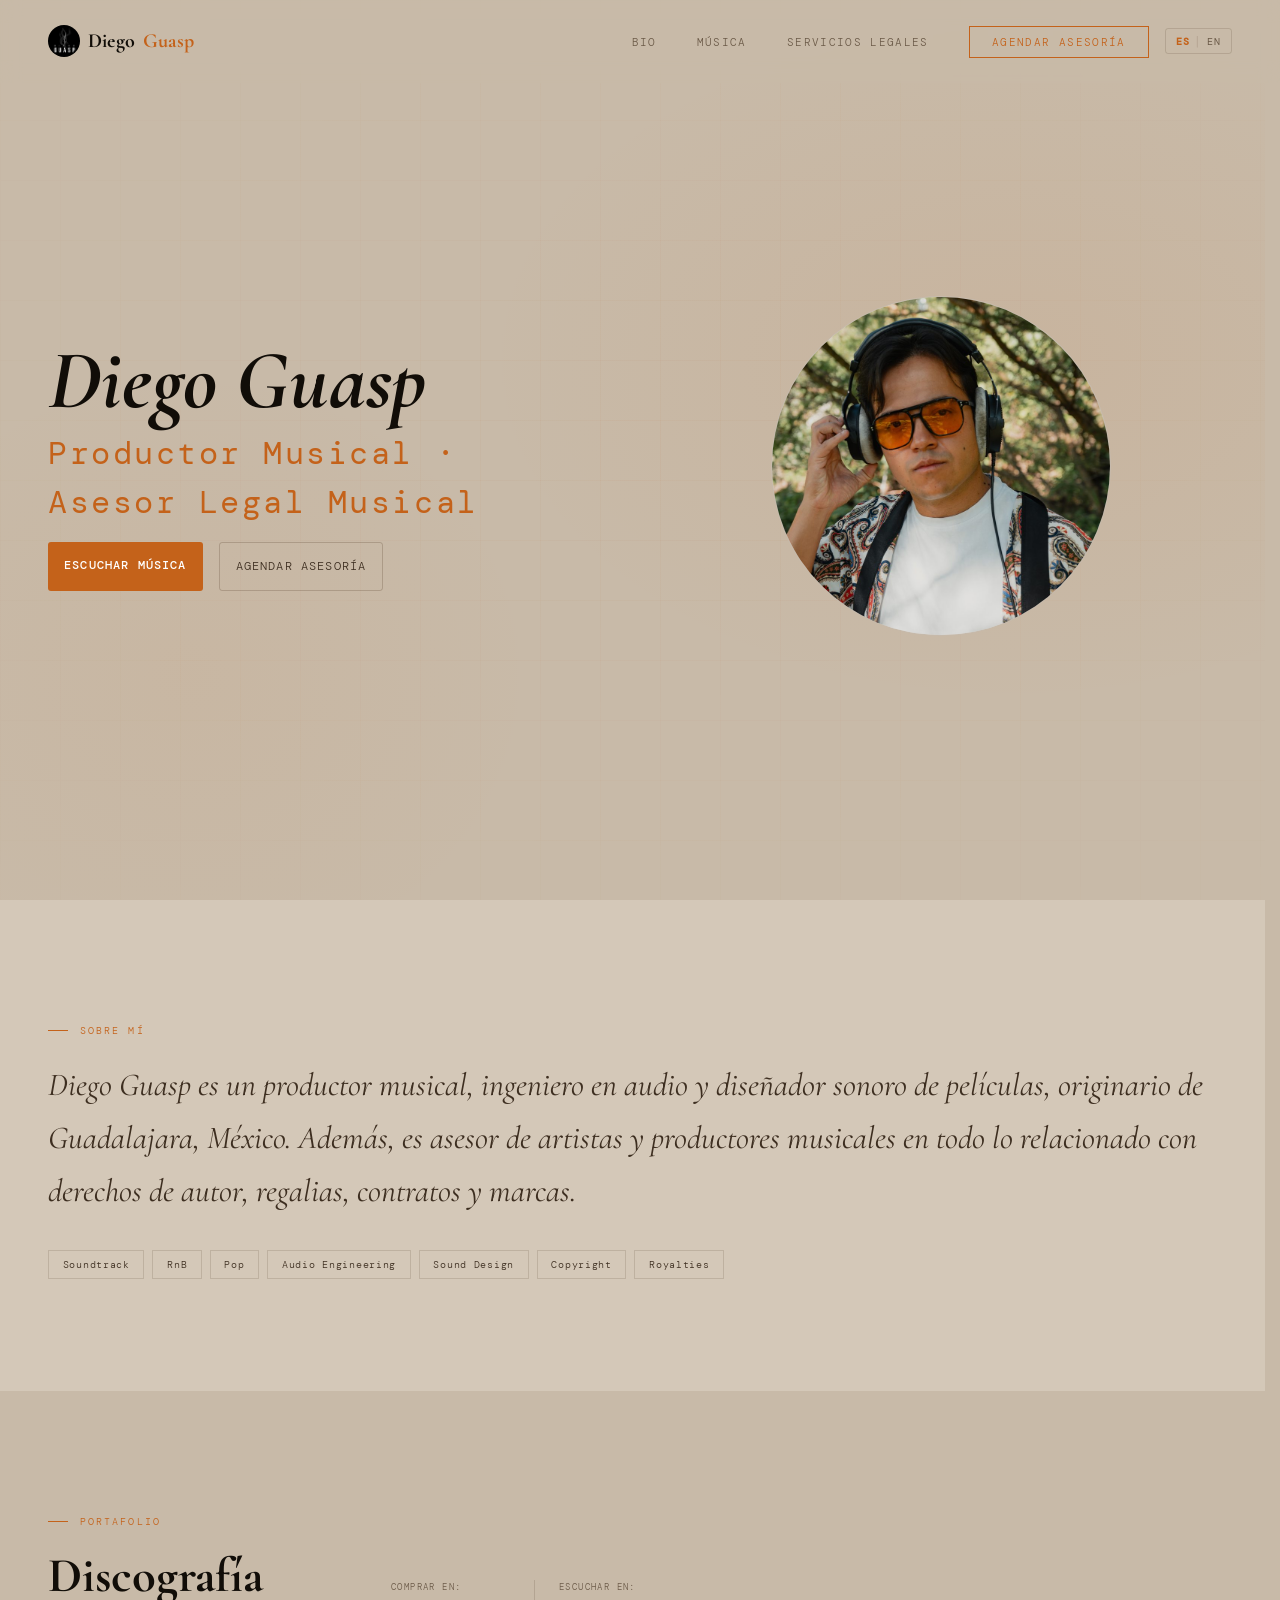
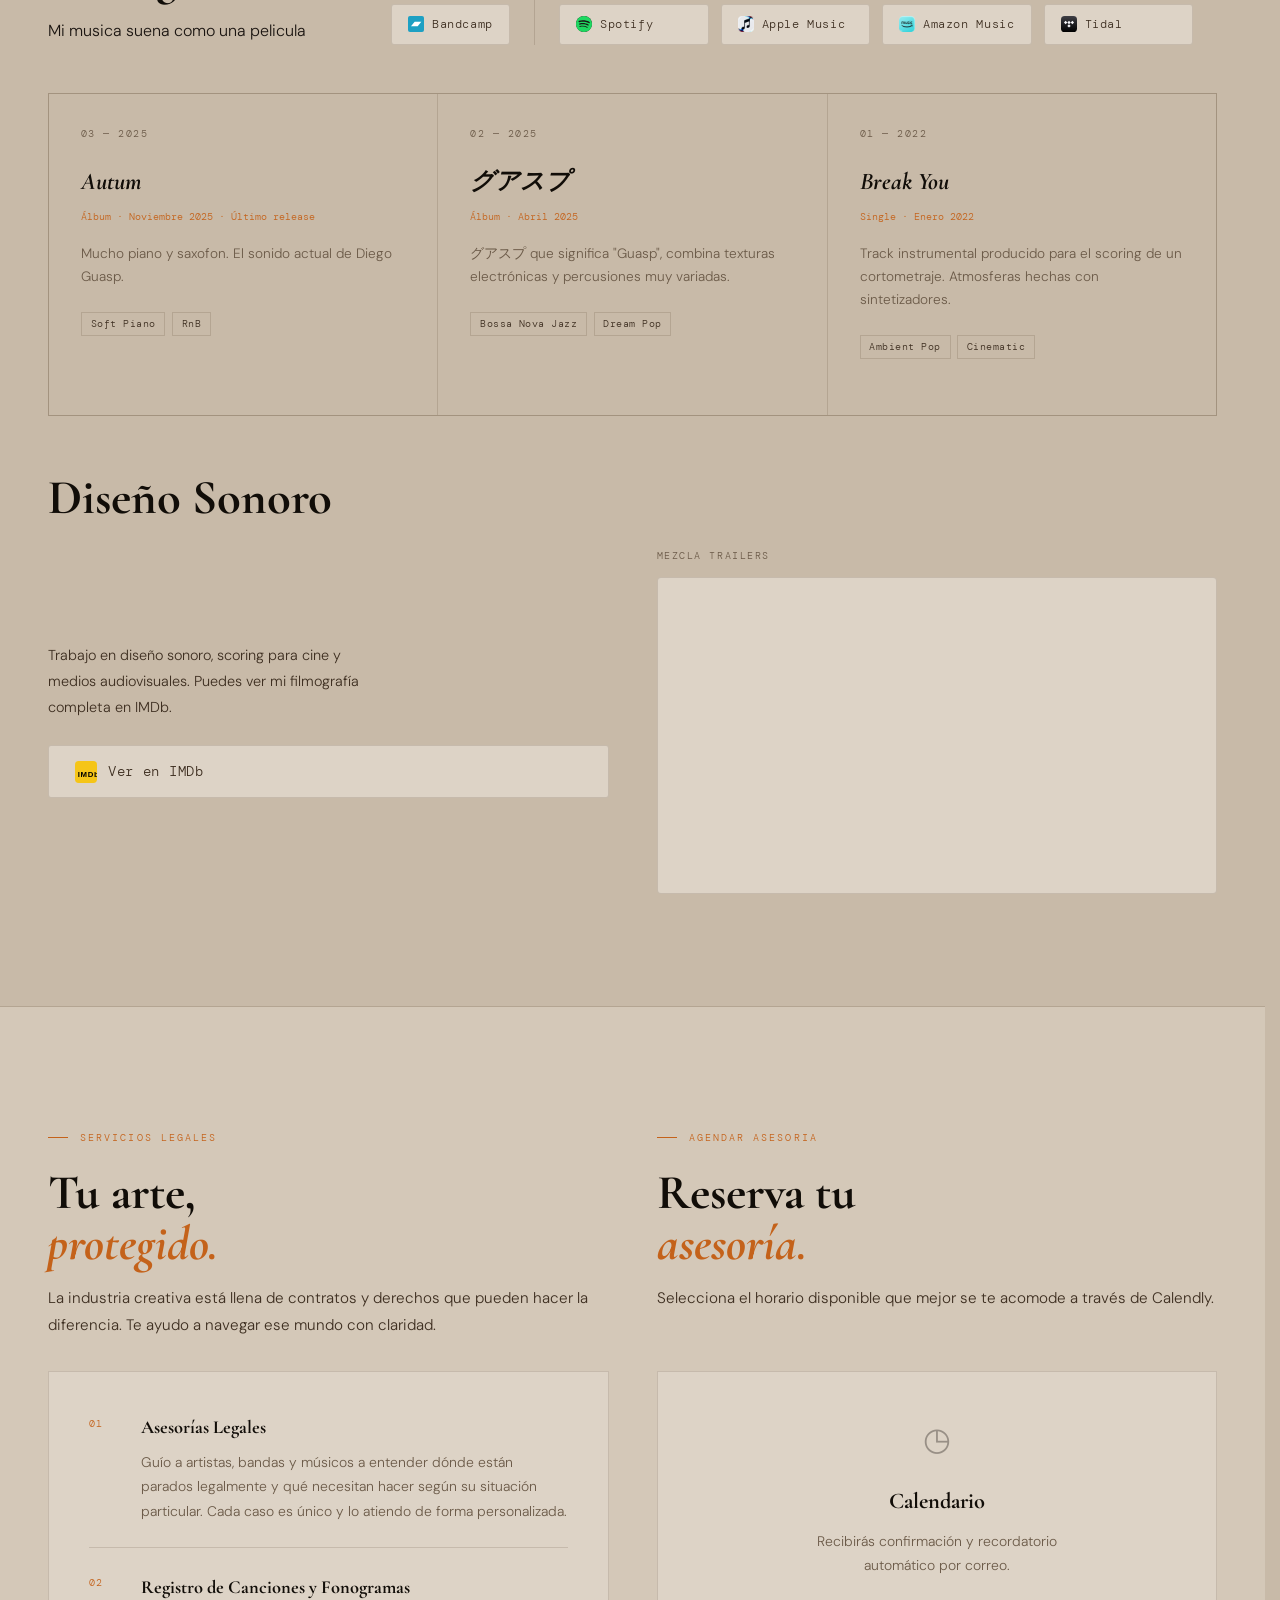
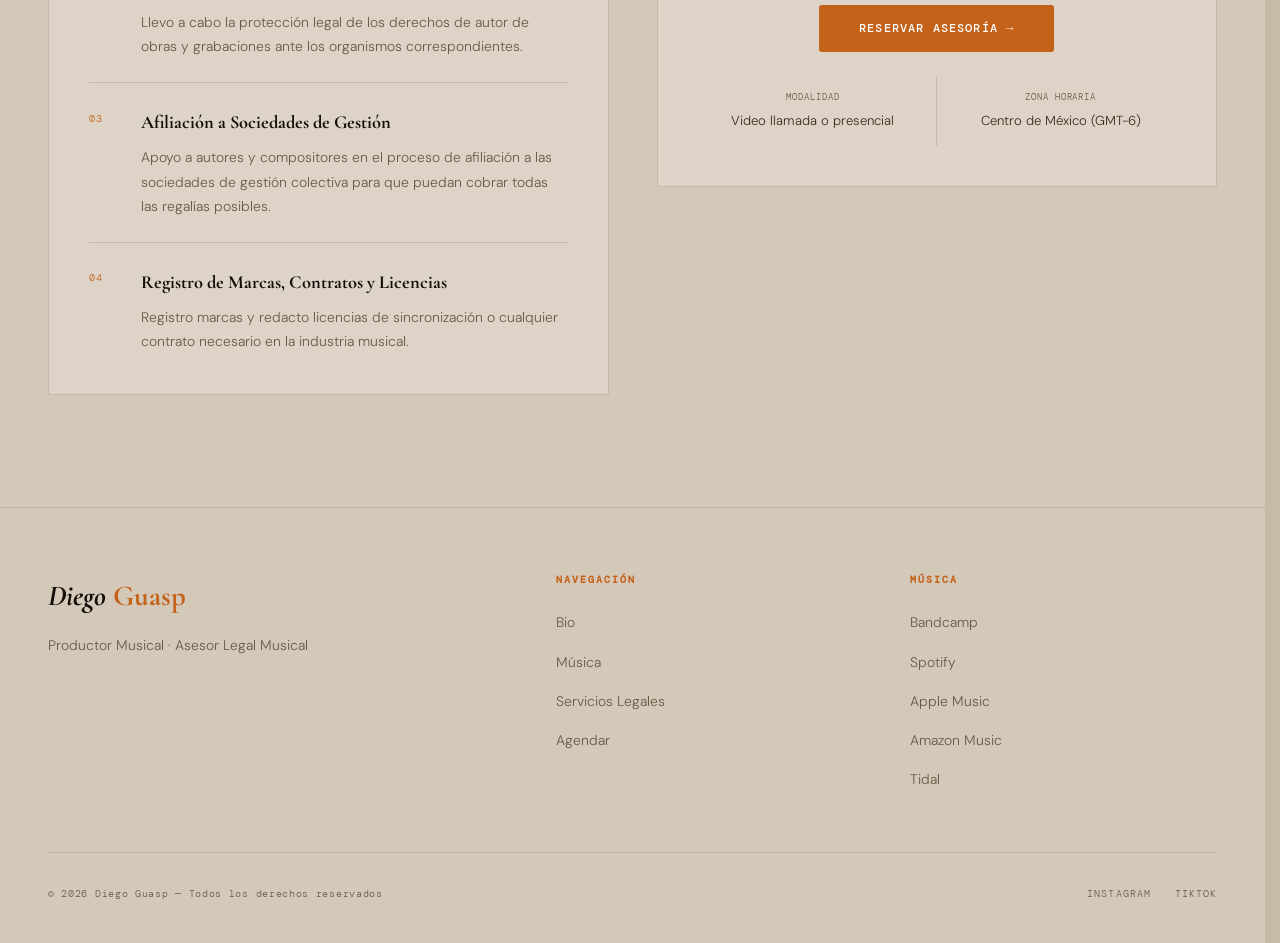
<file: index.html>
<!DOCTYPE html>
<html lang="es">
<head>
<meta charset="UTF-8">
<meta name="viewport" content="width=device-width, initial-scale=1.0">
<title>Diego Guasp — Productor Musical & Asesor Legal Musical</title>
<meta name="description" content="Diego Guasp — Productor musical, ingeniero y asesor legal musical. Guadalajara, México.">

<!-- Open Graph -->
<meta property="og:type" content="website">
<meta property="og:url" content="https://diegoguasp.com">
<meta property="og:title" content="Diego Guasp — Productor Musical & Asesor Legal Musical">
<meta property="og:description" content="Mi música suena como una película. Producción musical y asesoría legal artística desde Guadalajara, México.">
<meta property="og:image" content="https://diegoguasp.com/Imagenes/Foto.JPG">
<meta property="og:image:width" content="1200">
<meta property="og:image:height" content="630">
<meta property="og:locale" content="es_MX">

<!-- Twitter/X Card -->
<meta name="twitter:card" content="summary_large_image">
<meta name="twitter:title" content="Diego Guasp — Productor Musical & Asesor Legal Musical">
<meta name="twitter:description" content="Mi música suena como una película.">
<meta name="twitter:image" content="https://diegoguasp.com/Imagenes/Foto.JPG">

<!-- Google Analytics 4 -->
<script async src="https://www.googletagmanager.com/gtag/js?id=G-9KR2VS8VET"></script>
<script>
  window.dataLayer = window.dataLayer || [];
  function gtag(){dataLayer.push(arguments);}
  gtag('js', new Date());
  gtag('config', 'G-9KR2VS8VET');
</script>

<link rel="preconnect" href="https://fonts.googleapis.com">
<link rel="preconnect" href="https://fonts.gstatic.com" crossorigin>
<link href="https://fonts.googleapis.com/css2?family=Cormorant+Garamond:ital,wght@0,400;0,600;0,700;1,400;1,600;1,700&family=DM+Sans:wght@300;400;500&family=DM+Mono:wght@400;500&display=swap" rel="stylesheet">
<link rel="preload" as="image" href="Imagenes/Foto.JPG">
<link rel="stylesheet" href="styles.css">
</head>
<body>

<!-- NAV -->
<div class="nav-overlay" id="navOverlay"></div>
<nav id="navbar">
  <a href="#" class="nav-logo">
    <img src="Imagenes/Logo.JPG" alt="Diego Guasp Logo">
    Diego<span> Guasp</span>
  </a>
  <button class="nav-hamburger" id="navHamburger" aria-label="Menú">
    <span></span><span></span><span></span>
  </button>
  <div class="nav-right">
    <ul class="nav-links" id="main-navigation">
      <li><a href="#sobre-mi" data-es="Bio" data-en="Bio">Bio</a></li>
      <li><a href="#musica" data-es="Música" data-en="Music">Música</a></li>
      <li><a href="#servicios-legales" data-es="Servicios Legales" data-en="Legal Services">Servicios Legales</a></li>
      <li><a href="#agenda-col" class="nav-cta" data-es="Agendar Asesoría" data-en="Book a Session">Agendar Asesoría</a></li>
      <li class="lang-toggle-mobile-li">
        <button class="lang-toggle" id="langToggleMobile" aria-label="Cambiar idioma">
          <span class="lang-opt" data-lang="es">ES</span>
          <span class="lang-sep">|</span>
          <span class="lang-opt" data-lang="en">EN</span>
        </button>
      </li>
    </ul>
    <button class="lang-toggle lang-toggle-desktop" id="langToggleDesktop" aria-label="Cambiar idioma">
      <span class="lang-opt" data-lang="es">ES</span>
      <span class="lang-sep">|</span>
      <span class="lang-opt" data-lang="en">EN</span>
    </button>
  </div>
</nav>

<!-- HERO -->
<section class="hero" id="inicio">
  <div class="hero-bg"></div>
  <div class="hero-grid-lines"></div>
  <div class="hero-content">
    <h1 class="hero-title">
      <span class="name">Diego Guasp</span>
      <span class="role" data-es="Productor Musical ·" data-en="Music Producer ·">Productor Musical ·</span>
      <span class="role" data-es="Asesor Legal Musical" data-en="Music Legal Advisor">Asesor Legal Musical</span>
    </h1>
    <div class="hero-btns">
      <a href="#musica" class="btn-blue" data-es="Escuchar música" data-en="Listen to music">Escuchar música</a>
      <a href="#agenda-col" class="btn-ghost" data-es="Agendar asesoría" data-en="Book a session">Agendar asesoría</a>
    </div>
  </div>
  <div class="hero-visual">
    <div class="hero-frame">
      <div class="hero-photo-placeholder">
        <img src="Imagenes/Foto.JPG" alt="Diego Guasp Foto">
      </div>
    </div>
  </div>
</section>

<!-- ABOUT -->
<section class="about" id="sobre-mi">
  <div class="about-inner">
    <div>
      <div class="section-eyebrow reveal" data-es="Sobre mí" data-en="About me">Sobre mí</div>
      <p class="section-title reveal" data-es="Diego Guasp es un productor musical, ingeniero en audio y diseñador sonoro de películas, originario de Guadalajara, México. Además, es asesor de artistas y productores musicales en todo lo relacionado con derechos de autor, regalias, contratos y marcas." data-en="Diego Guasp is a music producer, audio engineer, and film sound designer from Guadalajara, Mexico. He also advises artists and music producers on all matters related to copyright, royalties, contracts, and trademarks.">
        Diego Guasp es un productor musical, ingeniero en audio y diseñador sonoro de películas, originario de Guadalajara, México.
        Además, es asesor de artistas y productores musicales en todo lo relacionado con derechos de autor, regalias, contratos y marcas.
      </p>
      <div class="about-tags reveal">
        <span class="tag">Soundtrack</span>
        <span class="tag">RnB</span>
        <span class="tag">Pop</span>
        <span class="tag">Audio Engineering</span>
        <span class="tag">Sound Design</span>
        <span class="tag">Copyright</span>
        <span class="tag">Royalties</span>
      </div>
    </div>
  </div>
</section>

<!-- DIÁLOGO DE PRÓXIMO LANZAMIENTO (temporal) — se controla desde release.js -->
<dialog class="release" id="proximo-lanzamiento" aria-labelledby="release-dialog-title" hidden></dialog>

<!-- MUSIC -->
<section class="music" id="musica">
  <div class="music-header">
    <div>
      <div class="section-eyebrow reveal" data-es="Portafolio" data-en="Portfolio">Portafolio</div>
      <h2 class="section-title reveal" data-es="Discografía" data-en="Discography">Discografía</h2>
      <p data-es="Mi musica suena como una pelicula" data-en="My music sounds like a movie">Mi musica suena como una pelicula</p>
    </div>
    <div class="music-platforms reveal">
      <div class="platform-group">
        <span class="platform-group-label" data-es="Comprar en:" data-en="Buy on:">Comprar en:</span>
        <div class="platform-group-btns">
          <a href="https://diegoguasp.bandcamp.com" target="_blank" rel="noopener" class="platform-btn">
            <svg viewBox="0 0 24 24" fill="none" xmlns="http://www.w3.org/2000/svg"><rect width="24" height="24" rx="3" fill="#1DA0C3"/><path d="M4.5 15.5l5.5-7h10l-5.5 7z" fill="white"/></svg>
            Bandcamp
          </a>
        </div>
      </div>
      <div class="platform-group">
        <span class="platform-group-label" data-es="Escuchar en:" data-en="Listen on:">Escuchar en:</span>
        <div class="platform-group-btns">
          <a href="https://open.spotify.com/artist/3UPe8YhRM7mn77mCJE94HJ" target="_blank" rel="noopener" class="platform-btn">
            <svg viewBox="0 0 24 24" xmlns="http://www.w3.org/2000/svg"><circle cx="12" cy="12" r="12" fill="#191414"/><path fill="#1ED760" d="M12 0C5.4 0 0 5.4 0 12s5.4 12 12 12 12-5.4 12-12S18.66 0 12 0zm5.521 17.34c-.24.359-.66.48-1.021.24-2.82-1.74-6.36-2.101-10.561-1.141-.418.122-.779-.179-.899-.539-.12-.421.18-.78.54-.9 4.56-1.021 8.52-.6 11.64 1.32.42.18.479.659.301 1.02zm1.44-3.3c-.301.42-.841.6-1.262.3-3.239-1.98-8.159-2.58-11.939-1.38-.479.12-1.02-.12-1.14-.6-.12-.48.12-1.021.6-1.141C9.6 9.9 15 10.561 18.72 12.84c.361.181.54.78.241 1.2zm.12-3.36C15.24 8.4 8.82 8.16 5.16 9.301c-.6.179-1.2-.181-1.38-.721-.18-.601.18-1.2.72-1.381 4.26-1.26 11.28-1.02 15.721 1.621.539.3.719 1.02.419 1.56-.299.421-1.02.599-1.559.3z"/></svg>
            Spotify
          </a>
          <a href="https://music.apple.com/mx/artist/diego-guasp/1601722653" target="_blank" rel="noopener" class="platform-btn">
            <img src="Imagenes/Iconos/apple-music.png" alt="" width="16" height="16">
            Apple Music
          </a>
          <a href="https://music.amazon.com.mx/artists/B09PHXPJSR/diego-guasp" target="_blank" rel="noopener" class="platform-btn">
            <img src="Imagenes/Iconos/amazon-music.png" alt="" width="16" height="16">
            Amazon Music
          </a>
          <a href="https://tidal.com/artist/30819581" target="_blank" rel="noopener" class="platform-btn">
            <svg viewBox="0 0 24 24" xmlns="http://www.w3.org/2000/svg"><defs><linearGradient id="tidalG" x1="0" y1="0" x2="0" y2="1"><stop offset="0" stop-color="#3F3F45"/><stop offset="1" stop-color="#000"/></linearGradient></defs><rect width="24" height="24" rx="5.4" fill="url(#tidalG)"/><g fill="#F7F7F9"><polygon points="6.95,7.26 9.47,9.78 6.95,12.299999999999999 4.43,9.78"/><polygon points="12,7.26 14.52,9.78 12,12.299999999999999 9.48,9.78"/><polygon points="17.05,7.26 19.57,9.78 17.05,12.299999999999999 14.530000000000001,9.78"/><polygon points="12,12.32 14.52,14.84 12,17.36 9.48,14.84"/></g></svg>
            Tidal
          </a>
        </div>
      </div>
    </div>
  </div>

  <div class="music-grid reveal">
    <div class="track">
      <div class="track-num">03 — 2025</div>
      <div class="track-title">Autum</div>
      <div class="track-year" data-es="Álbum · Noviembre 2025 · Último release" data-en="Album · November 2025 · Latest release">Álbum · Noviembre 2025 · Último release</div>
      <div class="track-desc" data-es="Mucho piano y saxofon. El sonido actual de Diego Guasp." data-en="Heavy piano and saxophone. Diego Guasp's current sound.">Mucho piano y saxofon. El sonido actual de Diego Guasp.</div>
      <div class="track-genres"><span class="track-genre">Soft Piano</span><span class="track-genre">RnB</span></div>
    </div>
    <div class="track">
      <div class="track-num">02 — 2025</div>
      <div class="track-title">グアスプ</div>
      <div class="track-year" data-es="Álbum · Abril 2025" data-en="Album · April 2025">Álbum · Abril 2025</div>
      <div class="track-desc" data-es="グアスプ que significa &quot;Guasp&quot;, combina texturas electrónicas y percusiones muy variadas." data-en="グアスプ meaning &quot;Guasp&quot;, blends electronic textures with varied rhythmic elements.">グアスプ que significa "Guasp", combina texturas electrónicas y percusiones muy variadas.</div>
      <div class="track-genres"><span class="track-genre">Bossa Nova Jazz</span><span class="track-genre">Dream Pop</span></div>
    </div>
    <div class="track">
      <div class="track-num">01 — 2022</div>
      <div class="track-title">Break You</div>
      <div class="track-year" data-es="Single · Enero 2022" data-en="Single · January 2022">Single · Enero 2022</div>
      <div class="track-desc" data-es="Track instrumental producido para el scoring de un cortometraje. Atmosferas hechas con sintetizadores." data-en="Instrumental track produced for a short film score. Synth-driven atmospheres.">Track instrumental producido para el scoring de un cortometraje. Atmosferas hechas con sintetizadores.</div>
      <div class="track-genres"><span class="track-genre">Ambient Pop</span><span class="track-genre">Cinematic</span></div>
    </div>
  </div>

  <!-- Diseño Sonoro -->
  <div class="sound-design reveal">
    <h2 class="section-title" style="margin-top:3.5rem;" data-es="Diseño Sonoro" data-en="Sound Design">Diseño Sonoro</h2>
    <div class="sound-design-cols">
      <div class="sound-design-left">
        <p class="sound-design-desc" data-es="Trabajo en diseño sonoro, scoring para cine y medios audiovisuales. Puedes ver mi filmografía completa en IMDb." data-en="I work in sound design and scoring for film and audiovisual media. You can see my full filmography on IMDb.">Trabajo en diseño sonoro, scoring para cine y medios audiovisuales. Puedes ver mi filmografía completa en IMDb.</p>
        <a href="https://m.imdb.com/name/nm13882269/" target="_blank" rel="noopener" class="platform-btn platform-btn--lg">
          <svg viewBox="0 0 24 24" xmlns="http://www.w3.org/2000/svg"><rect width="24" height="24" rx="4" fill="#F5C518"/><text x="3" y="17" font-family="Arial" font-weight="900" font-size="8.5" fill="#000000">IMDb</text></svg>
          <span data-es="Ver en IMDb" data-en="View on IMDb">Ver en IMDb</span>
        </a>
      </div>
      <div class="sound-design-right">
        <p class="sound-design-video-label" data-es="Mezcla Trailers" data-en="Trailer Mix">Mezcla Trailers</p>
        <div class="video-embed">
          <iframe src="https://www.youtube.com/embed/2tfLSS6xUOE" title="Mezcla Trailers — Diego Guasp" allow="accelerometer; autoplay; clipboard-write; encrypted-media; gyroscope; picture-in-picture" allowfullscreen></iframe>
        </div>
      </div>
    </div>
  </div>
</section>

<div class="divider"></div>

<!-- LEGAL + AGENDA -->
<section class="legal-agenda" id="servicios-legales">
  <div class="legal-agenda-cols reveal">
    <div class="legal-column-left">
      <div class="legal-agenda-top reveal">
        <div class="section-eyebrow" data-es="Servicios Legales" data-en="Legal Services">Servicios Legales</div>
        <h2 class="section-title" data-es="Tu arte,&lt;br&gt;&lt;em&gt;protegido.&lt;/em&gt;" data-en="Your art,&lt;br&gt;&lt;em&gt;protected.&lt;/em&gt;">Tu arte,<br><em>protegido.</em></h2>
        <p class="section-text" data-es="La industria creativa está llena de contratos y derechos que pueden hacer la diferencia. Te ayudo a navegar ese mundo con claridad." data-en="The creative industry is full of contracts and rights that can make all the difference. I help you navigate that world with clarity.">La industria creativa está llena de contratos y derechos que pueden hacer la diferencia. Te ayudo a navegar ese mundo con claridad.</p>
      </div>
      <div class="legal-box">
        <div class="legal-services-list">
          <div class="legal-service-item">
            <div class="legal-service-num">01</div>
            <div>
              <div class="legal-service-name" data-es="Asesorías Legales" data-en="Legal Consulting">Asesorías Legales</div>
              <div class="legal-service-desc" data-es="Guío a artistas, bandas y músicos a entender dónde están parados legalmente y qué necesitan hacer según su situación particular. Cada caso es único y lo atiendo de forma personalizada." data-en="I guide artists, bands, and musicians to understand their legal standing and what steps they need to take. Every case is unique and handled personally.">Guío a artistas, bandas y músicos a entender dónde están parados legalmente y qué necesitan hacer según su situación particular. Cada caso es único y lo atiendo de forma personalizada.</div>
            </div>
          </div>
          <div class="legal-service-item">
            <div class="legal-service-num">02</div>
            <div>
              <div class="legal-service-name" data-es="Registro de Canciones y Fonogramas" data-en="Song & Phonogram Registration">Registro de Canciones y Fonogramas</div>
              <div class="legal-service-desc" data-es="Llevo a cabo la protección legal de los derechos de autor de obras y grabaciones ante los organismos correspondientes." data-en="I handle the legal protection of copyright for compositions and recordings with the relevant authorities.">Llevo a cabo la protección legal de los derechos de autor de obras y grabaciones ante los organismos correspondientes.</div>
            </div>
          </div>
          <div class="legal-service-item">
            <div class="legal-service-num">03</div>
            <div>
              <div class="legal-service-name" data-es="Afiliación a Sociedades de Gestión" data-en="Performing Rights Society Registration">Afiliación a Sociedades de Gestión</div>
              <div class="legal-service-desc" data-es="Apoyo a autores y compositores en el proceso de afiliación a las sociedades de gestión colectiva para que puedan cobrar todas las regalías posibles." data-en="I support authors and composers through the process of joining collective management societies so they can collect all possible royalties.">Apoyo a autores y compositores en el proceso de afiliación a las sociedades de gestión colectiva para que puedan cobrar todas las regalías posibles.</div>
            </div>
          </div>
          <div class="legal-service-item">
            <div class="legal-service-num">04</div>
            <div>
              <div class="legal-service-name" data-es="Registro de Marcas, Contratos y Licencias" data-en="Trademarks, Contracts & Licenses">Registro de Marcas, Contratos y Licencias</div>
              <div class="legal-service-desc" data-es="Registro marcas y redacto licencias de sincronización o cualquier contrato necesario en la industria musical." data-en="I register trademarks and draft sync licenses or any other contract needed in the music industry.">Registro marcas y redacto licencias de sincronización o cualquier contrato necesario en la industria musical.</div>
            </div>
          </div>
        </div>
      </div>
    </div>

    <section class="agenda-col" id="agenda-col">
      <div class="agenda-header">
        <div class="section-eyebrow" data-es="Agendar Asesoria" data-en="Book a Session">Agendar Asesoria</div>
        <div class="agenda-intro">
          <h2 class="section-title" data-es="Reserva tu&lt;br&gt;&lt;em&gt;asesoría.&lt;/em&gt;" data-en="Book your&lt;br&gt;&lt;em&gt;session.&lt;/em&gt;">Reserva tu<br><em>asesoría.</em></h2>
          <p class="section-text" data-es="Selecciona el horario disponible que mejor se te acomode a través de Calendly." data-en="Select the available time slot that works best for you through Calendly.">Selecciona el horario disponible que mejor se te acomode a través de Calendly.</p>
        </div>
      </div>
      <div class="calendly-wrap">
        <div class="calendly-icon">◷</div>
        <h3 data-es="Calendario" data-en="Calendar">Calendario</h3>
        <p data-es="Recibirás confirmación y recordatorio automático por correo." data-en="You'll receive automatic confirmation and reminder by email.">Recibirás confirmación y recordatorio automático por correo.</p>
        <button type="button" id="openCalendly" class="btn-calendly" data-es="Reservar asesoría →" data-en="Book session →">Reservar asesoría →</button>
        <div class="agenda-features">
          <div class="agenda-feature">
            <div class="agenda-feature-label" data-es="Modalidad" data-en="Format">Modalidad</div>
            <div class="agenda-feature-val" data-es="Video llamada o presencial" data-en="Video call or in person">Video llamada o presencial</div>
          </div>
          <div class="agenda-feature">
            <div class="agenda-feature-label" data-es="Zona horaria" data-en="Timezone">Zona horaria</div>
            <div class="agenda-feature-val" data-es="Centro de México (GMT-6)" data-en="Mexico Central Time (GMT-6)">Centro de México (GMT-6)</div>
          </div>
        </div>
      </div>
    </section>
  </div>
</section>

<!-- LIBRERÍA — oculta, reactivar cuando esté lista
<section class="sounds" id="libreria"> ... </section>
-->

<!-- FOOTER -->
<footer>
  <div class="footer-top">
    <div class="footer-brand">
      <h2>Diego <span>Guasp</span></h2>
      <p>Productor Musical · Asesor Legal Musical</p>
    </div>
    <div class="footer-col">
      <h4 data-es="Navegación" data-en="Navigation">Navegación</h4>
      <ul>
        <li><a href="#sobre-mi" data-es="Bio" data-en="Bio">Bio</a></li>
        <li><a href="#musica" data-es="Música" data-en="Music">Música</a></li>
        <li><a href="#servicios-legales" data-es="Servicios Legales" data-en="Legal Services">Servicios Legales</a></li>
        <li><a href="#agenda-col" data-es="Agendar" data-en="Book">Agendar</a></li>
      </ul>
    </div>
    <div class="footer-col">
      <h4 data-es="Música" data-en="Music">Música</h4>
      <ul>
        <li><a href="https://diegoguasp.bandcamp.com" target="_blank" rel="noopener">Bandcamp</a></li>
        <li><a href="https://open.spotify.com/artist/3UPe8YhRM7mn77mCJE94HJ" target="_blank" rel="noopener">Spotify</a></li>
        <li><a href="https://music.apple.com/mx/artist/diego-guasp/1601722653" target="_blank" rel="noopener">Apple Music</a></li>
        <li><a href="https://music.amazon.com.mx/artists/B09PHXPJSR/diego-guasp" target="_blank" rel="noopener">Amazon Music</a></li>
        <li><a href="https://tidal.com/artist/30819581" target="_blank" rel="noopener">Tidal</a></li>
      </ul>
    </div>
  </div>
  <div class="footer-bottom">
    <span class="footer-copy" data-es="© 2026 Diego Guasp — Todos los derechos reservados" data-en="© 2026 Diego Guasp — All rights reserved">© 2026 Diego Guasp — Todos los derechos reservados</span>
    <div class="footer-socials">
      <a href="https://instagram.com/diego.guasp" target="_blank" rel="noopener" class="footer-social">Instagram</a>
      <a href="https://tiktok.com/@diegoguasp" target="_blank" rel="noopener" class="footer-social">TikTok</a>
    </div>
  </div>
</footer>

<!-- Calendly modal -->
<div id="calendlyModal" style="display:none;position:fixed;inset:0;z-index:200;background:rgba(0,0,0,0.45);backdrop-filter:blur(2px);align-items:center;justify-content:center;padding:1rem;">
  <div style="width:min(900px,100%);max-height:90vh;background:var(--bg);border:1px solid var(--border);border-radius:8px;overflow:hidden;">
    <div style="display:flex;justify-content:space-between;align-items:center;padding:0.8rem 1rem;border-bottom:1px solid var(--border);">
      <h3 style="font-family:'Syne',sans-serif;font-size:1rem;color:var(--cream);font-weight:700;" data-es="Reservar asesoría" data-en="Book a session">Reservar asesoría</h3>
      <button id="closeCalendly" style="background:transparent;border:none;color:var(--muted);font-size:1.4rem;cursor:pointer;line-height:1;">×</button>
    </div>
    <div><iframe id="calendlyIframe" src="" title="Calendly" allowfullscreen style="width:100%;height:70vh;border:0;"></iframe></div>
  </div>
</div>

<script src="main.js"></script>
<script src="release.js"></script>
</body>
</html>
</file>
<file: styles.css>
/* ─────────────────────────────────────────
   Diego Guasp — styles.css
   ───────────────────────────────────────── */

*, *::before, *::after { box-sizing: border-box; margin: 0; padding: 0; }
html { scroll-behavior: smooth; scroll-padding-top: 7rem; font-size: 16px; }

:root {
  --bg:      #C8BAA8;
  --bg2:     #D4C8B8;
  --bg3:     #DDD3C6;
  --border:  rgba(60,35,15,0.14);
  --text:    #1A1410;
  --muted:   #6B5A48;
  --subtle:  #3D2E20;
  --blue:    #C4621A;
  --blue2:   #D97E3A;
  --blue3:   rgba(196,98,26,0.08);
  --cream:   #110D08;
  --font-display: 'Cormorant Garamond', Georgia, serif;
  --font-body:    'DM Sans', sans-serif;
  --font-mono:    'DM Mono', monospace;
}

body { background: var(--bg); color: var(--text); font-family: var(--font-body); font-weight: 300; line-height: 1.7; overflow-x: hidden; }

/* NAV */
nav { position: fixed; top: 0; left: 0; right: 0; z-index: 100; display: flex; justify-content: space-between; align-items: center; padding: 1.5rem 3rem; border-bottom: 1px solid transparent; transition: background 0.4s, border-color 0.4s, padding 0.3s; background: rgba(200,186,168,0.65); backdrop-filter: blur(10px); }
nav.scrolled { background: rgba(200,186,168,0.96); backdrop-filter: blur(20px); border-color: var(--border); padding: 1rem 3rem; }
.nav-logo { display: flex; align-items: center; gap: 0.5rem; font-family: var(--font-display); font-size: 1.25rem; font-weight: 700; letter-spacing: 0.01em; color: var(--cream); text-decoration: none; }
.nav-logo img { width: 32px; height: 32px; object-fit: cover; border-radius: 50%; flex-shrink: 0; }
.nav-logo span { color: var(--blue); }
.nav-right { display: flex; align-items: center; gap: 1rem; }
.nav-links { display: flex; gap: 2.5rem; list-style: none; align-items: center; }
.nav-links a { color: var(--muted); text-decoration: none; font-family: var(--font-mono); font-size: 0.7rem; letter-spacing: 0.12em; text-transform: uppercase; transition: color 0.2s; }
.nav-links a:hover { color: var(--blue); }
.nav-links li { min-width: fit-content; }
.nav-cta { padding: 0.5rem 1.4rem; border: 1px solid var(--blue); color: var(--blue) !important; transition: background 0.2s, color 0.2s !important; }
.nav-cta:hover { background: var(--blue) !important; color: #fff !important; }

/* LANG TOGGLE */
.lang-toggle { display: flex; align-items: center; gap: 0.3rem; background: transparent; border: 1px solid var(--border); border-radius: 3px; padding: 0.3rem 0.6rem; cursor: pointer; font-family: var(--font-mono); font-size: 0.65rem; letter-spacing: 0.1em; transition: border-color 0.2s; flex-shrink: 0; }
.lang-toggle:hover { border-color: var(--blue); }
.lang-opt { color: var(--muted); transition: color 0.2s; }
.lang-opt.active { color: var(--blue); font-weight: 700; }
.lang-sep { color: var(--border); font-size: 0.7rem; }
.lang-toggle-mobile-li { display: none; }

/* HERO */
.hero { min-height: 100vh; display: grid; grid-template-columns: 1fr 1fr; align-items: center; padding: 5rem 3rem 3rem; position: relative; overflow: hidden; gap: 4rem; }
.hero-bg { position: absolute; inset: 0; z-index: 0; background: radial-gradient(ellipse 60% 55% at 80% 40%, rgba(196,98,26,0.07) 0%, transparent 70%), radial-gradient(ellipse 40% 50% at 15% 75%, rgba(196,98,26,0.04) 0%, transparent 70%); }
.hero-grid-lines { position: absolute; inset: 0; z-index: 0; background-image: linear-gradient(rgba(196,98,26,0.04) 1px, transparent 1px), linear-gradient(90deg, rgba(196,98,26,0.04) 1px, transparent 1px); background-size: 60px 60px; mask-image: radial-gradient(ellipse 80% 80% at 50% 50%, black 0%, transparent 100%); }
.hero-content { position: relative; z-index: 1; }
.hero-title { font-family: var(--font-display); font-size: clamp(3.8rem, 6.5vw, 7rem); font-weight: 700; line-height: 0.95; margin-bottom: 1.5rem; opacity: 0; animation: fadeUp 0.8s 0.2s forwards; }
.hero-title .name { display: block; color: var(--cream); font-style: italic; }
.hero-title .role { display: block; font-weight: 400; font-style: normal; color: var(--blue); font-size: 0.38em; margin-top: 0.6em; letter-spacing: 0.08em; font-family: var(--font-mono); }
.hero-btns { display: flex; gap: 1rem; flex-wrap: wrap; opacity: 0; animation: fadeUp 0.8s 0.5s forwards; }
.btn-blue { padding: 0.85rem 1rem; background: var(--blue); color: #fff; font-family: var(--font-mono); font-size: 0.73rem; font-weight: 500; letter-spacing: 0.1em; text-transform: uppercase; border: none; border-radius: 3px; text-decoration: none; display: inline-block; transition: background 0.2s, transform 0.15s; }
.btn-blue:hover { background: var(--blue2); transform: translateY(-2px); }
.btn-ghost { padding: 0.85rem 1rem; background: transparent; color: var(--subtle); font-family: var(--font-mono); font-size: 0.73rem; letter-spacing: 0.1em; text-transform: uppercase; border: 1px solid rgba(60,35,15,0.2); border-radius: 3px; text-decoration: none; display: inline-block; transition: border-color 0.2s, color 0.2s; }
.btn-ghost:hover { border-color: var(--blue); color: var(--blue); }

/* Hero visual */
.hero-visual { position: relative; z-index: 1; display: flex; justify-content: center; align-items: center; opacity: 0; animation: fadeIn 1.2s 0.3s forwards; }
.hero-frame { position: relative; display: inline-block; max-width: 340px; width: 100%; }
.hero-photo-placeholder { width: 100%; aspect-ratio: 1; background: var(--bg3); border: 1px solid var(--border); display: flex; flex-direction: column; align-items: center; justify-content: center; overflow: hidden; border-radius: 50%; }
.hero-photo-placeholder img { display: block; width: 100%; height: 100%; object-fit: cover; object-position: center top; }
.hero-frame-deco { position: absolute; bottom: -14px; right: -14px; width: 100%; height: 100%; border: 1px solid var(--blue); opacity: 0.2; z-index: -1; border-radius: 50%; }

/* SHARED */
section { padding: 7rem 3rem; scroll-margin-top: -7rem; }
.section-eyebrow { display: inline-flex; align-items: center; gap: 0.75rem; font-family: var(--font-mono); font-size: 0.65rem; color: var(--blue); letter-spacing: 0.2em; text-transform: uppercase; margin-bottom: 1.25rem; }
.section-eyebrow::before { content: ''; display: block; width: 20px; height: 1px; background: var(--blue); }
.section-title { font-family: var(--font-display); font-size: clamp(2.2rem, 3.8vw, 3.4rem); font-weight: 700; line-height: 1.05; color: var(--cream); margin-bottom: 1rem; }
.section-title em { font-style: italic; color: var(--blue); }
.section-sub  { color: var(--subtle); font-size: 1rem; line-height: 1.8; max-width: 520px; margin-bottom: 3.5rem; }
.section-text { color: var(--subtle); font-size: 0.95rem; line-height: 1.8; max-width: 580px; margin-bottom: 0; }
.agenda-intro { margin-bottom: 1.5rem; }
.divider { width: 100%; height: 1px; background: var(--border); }

/* ABOUT */
.about { background: var(--bg2); }
.about-inner { display: grid; grid-template-columns: 1fr; gap: 2rem; }
.about-img-wrap { display: none; }
.about-inner .section-title { font-size: clamp(1.5rem, 2.5vw, 2rem); font-weight: 400; font-style: italic; color: var(--subtle); line-height: 1.65; margin-bottom: 0; }
.about-tags { display: flex; flex-wrap: wrap; gap: 0.5rem; margin-top: 2rem; }
.tag { padding: 0.3rem 0.85rem; border: 1px solid var(--border); font-family: var(--font-mono); font-size: 0.65rem; color: var(--subtle); letter-spacing: 0.07em; transition: border-color 0.2s, color 0.2s; }
.tag:hover { border-color: var(--blue); color: var(--blue); }

/* MUSIC */
.music-header { display: flex; justify-content: space-between; align-items: flex-end; margin-bottom: 3rem; flex-wrap: wrap; gap: 1.5rem; }
.music-grid { display: grid; grid-template-columns: repeat(3, 1fr); gap: 1px; background: var(--border); border: 1px solid var(--border); }
.track { background: var(--bg); padding: 2rem; transition: background 0.25s; position: relative; overflow: hidden; }
.track::before { content: ''; position: absolute; top: 0; left: 0; width: 3px; height: 0; background: var(--blue); transition: height 0.35s; }
@media (hover: hover) { .track:hover { background: var(--bg2); } .track:hover::before { height: 100%; } }
.track.touched { background: var(--bg2); }
.track.touched::before { height: 100%; }
.track-num   { font-family: var(--font-mono); font-size: 0.62rem; color: var(--muted); letter-spacing: 0.15em; margin-bottom: 1.25rem; }
.track-title { font-family: var(--font-display); font-size: 1.5rem; font-weight: 700; font-style: italic; color: var(--cream); margin-bottom: 0.3rem; }
.track-year  { font-family: var(--font-mono); font-size: 0.65rem; color: var(--blue); margin-bottom: 1rem; }
.track-desc  { font-size: 0.85rem; color: var(--muted); line-height: 1.7; margin-bottom: 1.5rem; }
.track-genres { display: flex; flex-wrap: wrap; gap: 0.4rem; margin-bottom: 1.5rem; }
.track-genre { font-family: var(--font-mono); font-size: 0.6rem; color: var(--subtle); border: 1px solid var(--border); padding: 0.18rem 0.55rem; letter-spacing: 0.05em; }
.track-link { display: inline-flex; align-items: center; gap: 0.5rem; font-family: var(--font-mono); font-size: 0.65rem; color: var(--blue); letter-spacing: 0.1em; text-transform: uppercase; text-decoration: none; transition: gap 0.2s; }
.track-link:hover { gap: 0.9rem; }

/* PLATFORMS */
.music-platforms { display: flex; align-items: flex-end; gap: 0; }
.platform-group { display: flex; flex-direction: column; gap: 0.5rem; padding: 0 1.5rem; }
.platform-group:first-child { padding-left: 0; }
.platform-group + .platform-group { border-left: 1px solid var(--border); }
.platform-group-label { font-family: var(--font-mono); font-size: 0.58rem; color: var(--muted); letter-spacing: 0.15em; text-transform: uppercase; }
.platform-group-btns { display: grid; grid-template-columns: repeat(4, minmax(0, 1fr)); gap: 0.75rem; }
.platform-group-btns:has(> .platform-btn:only-child) { grid-template-columns: 1fr; }
.platform-btn { display: inline-flex; align-items: center; gap: 0.5rem; padding: 0.55rem 1rem; border: 1px solid var(--border); border-radius: 3px; background: var(--bg3); text-decoration: none; font-family: var(--font-mono); font-size: 0.78rem; color: var(--subtle); letter-spacing: 0.05em; transition: border-color 0.2s, color 0.2s, background 0.2s, transform 0.15s; }
.platform-btn:hover { border-color: var(--blue); color: var(--blue); background: var(--bg2); transform: translateY(-1px); }
.platform-btn svg, .platform-btn img { width: 16px; height: 16px; flex-shrink: 0; object-fit: contain; }
.platform-btn--lg { padding: 0.85rem 1.6rem; font-size: 0.9rem; gap: 0.7rem; }
.platform-btn--lg svg, .platform-btn--lg img { width: 22px; height: 22px; }

/* SOUND DESIGN */
.sound-design { margin-top: 1rem; }
.sound-design-cols { display: grid; grid-template-columns: 1fr 1fr; gap: 3rem; align-items: center; margin-top: 1.5rem; }
.sound-design-left { display: flex; flex-direction: column; gap: 1.5rem; justify-content: center; }
.sound-design-desc { font-size: 0.9rem; color: var(--subtle); line-height: 1.8; max-width: 320px; }
.sound-design-right { display: flex; flex-direction: column; gap: 0.75rem; }
.sound-design-video-label { font-family: var(--font-mono); font-size: 0.65rem; color: var(--muted); letter-spacing: 0.15em; text-transform: uppercase; }
.video-embed { position: relative; width: 100%; padding-bottom: 56.25%; border: 1px solid var(--border); border-radius: 4px; overflow: hidden; background: var(--bg3); }
.video-embed iframe { position: absolute; inset: 0; width: 100%; height: 100%; border: 0; }

/* LEGAL + AGENDA */
.legal-agenda { background: var(--bg2); }
.legal-agenda-top { margin-bottom: 0; }
.legal-agenda-cols { display: grid; grid-template-columns: 1fr 1fr; gap: 3rem; align-items: start; }
.legal-column-left { display: flex; flex-direction: column; gap: 2rem; }
.legal-box { border: 1px solid var(--border); background: var(--bg3); padding: 2.5rem; }
.legal-services-list { display: flex; flex-direction: column; }
.legal-service-item { display: grid; grid-template-columns: 2rem 1fr; gap: 1.25rem; padding: 1.5rem 0; border-bottom: 1px solid var(--border); }
.legal-service-item:last-child  { border-bottom: none; padding-bottom: 0; }
.legal-service-item:first-child { padding-top: 0; }
.legal-service-num  { font-family: var(--font-mono); font-size: 0.62rem; color: var(--blue); letter-spacing: 0.1em; padding-top: 0.2rem; }
.legal-service-name { font-family: var(--font-display); font-size: 1.15rem; font-weight: 700; color: var(--cream); margin-bottom: 0.4rem; }
.legal-service-desc { font-size: 0.87rem; color: var(--muted); line-height: 1.75; }

/* AGENDA */
.agenda-col { display: flex; flex-direction: column; gap: 0; padding: 0; scroll-margin-top: -1rem; }
.agenda-header { margin-bottom: 2.18rem; }
.calendly-wrap { background: var(--bg3); border: 1px solid var(--border); padding: 2.5rem 2rem; display: flex; flex-direction: column; align-items: center; text-align: center; }
.calendly-icon { font-size: 2rem; margin-bottom: 1rem; opacity: 0.35; }
.calendly-wrap h3 { font-family: var(--font-display); font-size: 1.4rem; font-weight: 700; color: var(--cream); margin-bottom: 0.6rem; }
.calendly-wrap p  { color: var(--muted); font-size: 0.87rem; line-height: 1.7; margin-bottom: 1.75rem; max-width: 260px; }
.btn-calendly { display: inline-block; padding: 0.95rem 2.5rem; background: var(--blue); color: #fff; font-family: var(--font-mono); font-size: 0.73rem; font-weight: 500; letter-spacing: 0.1em; text-transform: uppercase; text-decoration: none; border-radius: 3px; border: none; cursor: pointer; transition: background 0.2s, transform 0.15s; }
.btn-calendly:hover { background: var(--blue2); transform: translateY(-2px); }
.agenda-features { display: grid; grid-template-columns: 1fr 1fr; gap: 1px; background: var(--border); width: 100%; margin-top: 1.5rem; }
.agenda-feature       { padding: 0.9rem 1rem; background: var(--bg3); }
.agenda-feature-label { font-family: var(--font-mono); font-size: 0.58rem; color: var(--muted); letter-spacing: 0.1em; text-transform: uppercase; margin-bottom: 0.25rem; }
.agenda-feature-val   { font-size: 0.82rem; color: var(--subtle); }

/* RELEASE / PRE-SAVE MODAL (temporal) */
.release[hidden] { display: none; }
.release { width: min(1000px, calc(100vw - 2rem)); max-width: none; max-height: calc(100vh - 2rem); max-height: calc(100dvh - 2rem); overflow-y: auto; overscroll-behavior: contain; margin: auto; padding: 0; color: var(--text); background: var(--bg3); border: 1px solid var(--border); border-radius: 8px; box-shadow: 0 1.5rem 5rem rgba(0,0,0,0.25); }
.release:focus { outline: none; }
.release-bar { position: sticky; top: 0; z-index: 3; height: 0; }
.release-body { padding: 3.5rem 2rem 2rem; }
.release::backdrop { background: rgba(30,20,10,0.65); backdrop-filter: blur(4px); }
.release-inner { display: grid; grid-template-columns: minmax(0, 360px) 1fr; gap: 4rem; align-items: center; max-width: 1000px; margin: 0 auto; }
.release-close { position: absolute; top: 0.75rem; right: 0.75rem; display: grid; place-items: center; width: 2.5rem; height: 2.5rem; border: 1px solid var(--border); border-radius: 50%; background: var(--bg3); box-shadow: 0 2px 8px rgba(30,20,10,0.15); color: var(--text); font-size: 1.5rem; line-height: 1; cursor: pointer; transition: color 0.2s, border-color 0.2s; }
.release-close:hover { color: var(--blue); border-color: var(--blue); }
.release-close:focus { outline: none; }
.release-close:focus-visible { outline: 2px solid var(--blue); outline-offset: 2px; color: var(--blue); }
.release-close-label { position: absolute; width: 1px; height: 1px; overflow: hidden; clip: rect(0,0,0,0); white-space: nowrap; }
/* Bloqueo de scroll de la página mientras la ventana está abierta */
html { scrollbar-gutter: stable; }
html.release-open, html.release-open body { overflow: hidden; }

/* Botón flotante para reabrir el lanzamiento */
.release-launcher { position: fixed; right: 1.25rem; bottom: 1.25rem; bottom: max(1.25rem, env(safe-area-inset-bottom)); z-index: 90; display: flex; align-items: center; gap: 0.75rem; max-width: min(300px, calc(100vw - 2rem)); padding: 0.4rem 1.1rem 0.4rem 0.4rem; background: var(--blue); color: #fff; border: 0; border-radius: 999px; box-shadow: 0 0.6rem 1.6rem rgba(30,20,10,0.28); cursor: pointer; font: inherit; text-align: left; animation: rl-in 0.4s ease both; transition: background 0.2s, transform 0.15s; }
.release-launcher[hidden] { display: none; }
.release-launcher:hover { background: var(--blue2); transform: translateY(-2px); }
.release-launcher:focus-visible { outline: 2px solid var(--cream); outline-offset: 3px; }
.rl-thumb { position: relative; flex: 0 0 auto; display: grid; place-items: center; width: 2.75rem; height: 2.75rem; border-radius: 50%; overflow: hidden; background: var(--bg2); border: 2px solid rgba(255,255,255,0.85); }
.rl-thumb img { display: block; width: 100%; height: 100%; object-fit: cover; }
.rl-thumb-fallback { display: none; font-family: var(--font-display); font-style: italic; font-weight: 700; font-size: 1.4rem; line-height: 1; color: var(--cream); }
.rl-thumb.no-img .rl-thumb-fallback { display: block; }
.rl-text { display: flex; flex-direction: column; min-width: 0; line-height: 1.2; }
.rl-label { font-family: var(--font-mono); font-size: 0.6rem; letter-spacing: 0.14em; text-transform: uppercase; opacity: 0.92; }
.rl-title { font-family: var(--font-display); font-style: italic; font-weight: 700; font-size: 1.05rem; white-space: nowrap; overflow: hidden; text-overflow: ellipsis; }
.rl-dot { flex: 0 0 auto; width: 0.55rem; height: 0.55rem; border-radius: 50%; background: #fff; animation: rl-pulse 2s ease-out infinite; }
@keyframes rl-in { from { opacity: 0; transform: translateY(12px); } to { opacity: 1; transform: none; } }
@keyframes rl-pulse { 0% { box-shadow: 0 0 0 0 rgba(255,255,255,0.7); } 70%, 100% { box-shadow: 0 0 0 0.55rem rgba(255,255,255,0); } }
@media (prefers-reduced-motion: reduce) { .release-launcher, .rl-dot { animation: none; } }
.release-cover { position: relative; width: 100%; aspect-ratio: 1; border: 1px solid var(--border); background: var(--bg2); overflow: hidden; }
.release-cover img { display: block; width: 100%; height: 100%; object-fit: cover; }
.release-cover-fallback { display: none; position: absolute; inset: 0; align-items: center; justify-content: center; padding: 1.5rem; text-align: center; font-family: var(--font-display); font-style: italic; font-weight: 700; font-size: 2rem; line-height: 1.1; color: var(--cream); background: linear-gradient(135deg, var(--bg2), var(--bg)); }
.release-cover.no-img .release-cover-fallback { display: flex; }
.release-kind { font-family: var(--font-mono); font-size: 0.68rem; color: var(--muted); letter-spacing: 0.15em; text-transform: uppercase; margin-bottom: 0.75rem; }
.release-dot { margin: 0 0.4rem; color: var(--blue); }
.release-title { font-style: italic; margin-bottom: 0.4rem; }
.release-artist { font-family: var(--font-display); font-size: 1.3rem; font-style: italic; color: var(--blue); margin-bottom: 1rem; }
.release-blurb { color: var(--subtle); font-size: 0.95rem; line-height: 1.8; max-width: 520px; margin-bottom: 1.75rem; }
.release-countdown { display: flex; gap: 0.75rem; margin-bottom: 1.75rem; }
.cd-cell { min-width: 4.2rem; padding: 0.7rem 0.5rem; text-align: center; background: var(--bg2); border: 1px solid var(--border); display: flex; flex-direction: column; gap: 0.1rem; }
.cd-num { font-family: var(--font-display); font-size: 2rem; font-weight: 700; line-height: 1; color: var(--cream); font-variant-numeric: tabular-nums; }
.cd-label { font-family: var(--font-mono); font-size: 0.55rem; letter-spacing: 0.15em; text-transform: uppercase; color: var(--muted); }
.release-actions { display: flex; gap: 0.75rem; flex-wrap: wrap; align-items: center; }
.release-actions--platforms { gap: 0.6rem; }
.release-cta { padding: 0.95rem 2rem; }
.release-cta.is-disabled { opacity: 0.55; cursor: not-allowed; pointer-events: none; }
.release-note { font-family: var(--font-mono); font-size: 0.62rem; color: var(--muted); letter-spacing: 0.05em; margin-top: 1rem; }
.release-actions + .release-note { margin-top: 1rem; }

/* FOOTER */
footer { background: var(--bg2); border-top: 1px solid var(--border); padding: 4rem 3rem 2.5rem; }
.footer-top { display: grid; grid-template-columns: 1.5fr 1fr 1fr; gap: 3rem; margin-bottom: 3rem; }
.footer-brand h2 { font-family: var(--font-display); font-size: 1.8rem; font-weight: 700; font-style: italic; color: var(--cream); margin-bottom: 0.75rem; }
.footer-brand h2 span { color: var(--blue); font-style: normal; }
.footer-brand p { color: var(--muted); font-size: 0.87rem; line-height: 1.8; max-width: 280px; }
.footer-col h4 { font-family: var(--font-mono); font-size: 0.62rem; color: var(--blue); letter-spacing: 0.2em; text-transform: uppercase; margin-bottom: 1.25rem; }
.footer-col ul { list-style: none; }
.footer-col ul li { margin-bottom: 0.75rem; }
.footer-col ul li a { color: var(--muted); text-decoration: none; font-size: 0.87rem; transition: color 0.2s; }
.footer-col ul li a:hover { color: var(--blue); }
.footer-bottom { border-top: 1px solid var(--border); padding-top: 2rem; display: flex; justify-content: space-between; align-items: center; flex-wrap: wrap; gap: 1rem; }
.footer-copy    { font-family: var(--font-mono); font-size: 0.62rem; color: var(--muted); letter-spacing: 0.07em; }
.footer-socials { display: flex; gap: 1.5rem; }
.footer-social  { font-family: var(--font-mono); font-size: 0.65rem; color: var(--muted); text-decoration: none; letter-spacing: 0.1em; text-transform: uppercase; transition: color 0.2s; }
.footer-social:hover { color: var(--blue); }

/* ANIMATIONS */
@keyframes fadeUp { from { opacity: 0; transform: translateY(20px); } to { opacity: 1; transform: translateY(0); } }
@keyframes fadeIn  { from { opacity: 0; } to { opacity: 1; } }
.reveal         { opacity: 0; transform: translateY(18px); transition: opacity 0.65s ease, transform 0.65s ease; }
.reveal.visible { opacity: 1; transform: translateY(0); }

/* HAMBURGER */
.nav-hamburger { display: none; flex-direction: column; justify-content: center; gap: 5px; width: 36px; height: 36px; cursor: pointer; background: transparent; border: none; padding: 4px; flex-shrink: 0; }
.nav-hamburger span { display: block; width: 22px; height: 2px; background: var(--cream); border-radius: 2px; transition: transform 0.25s, opacity 0.2s; }
.nav-hamburger.open span:nth-child(1) { transform: translateY(7px) rotate(45deg); }
.nav-hamburger.open span:nth-child(2) { opacity: 0; }
.nav-hamburger.open span:nth-child(3) { transform: translateY(-7px) rotate(-45deg); }

/* RESPONSIVE */
@media (max-width: 970px) {
  .music-platforms { flex-direction: column; align-items: flex-start; gap: 1rem; }
  .platform-group { padding: 0; }
  .platform-group + .platform-group { border-left: none; border-top: 1px solid var(--border); padding-top: 1rem; }
}
@media (max-width: 900px) {
  .platform-group-btns { grid-template-columns: repeat(2, minmax(0, 1fr)); }
}
@media (max-width: 400px) {
  .platform-group-btns { gap: 0.5rem; }
}
@media (max-width: 900px) {
  nav { padding: 1rem 1.5rem; flex-wrap: nowrap; justify-content: space-between; }
  nav.scrolled { padding: 0.8rem 1.5rem; }
  .nav-hamburger { display: flex; margin-left: auto; }
  .nav-right { display: contents; }
  .lang-toggle-desktop { display: none; }
  .nav-links { display: none; flex-direction: column; gap: 0; position: fixed; top: 0; left: 0; right: 0; background: rgba(200,186,168,0.97); backdrop-filter: blur(20px); padding: 5rem 2rem 2rem; z-index: 99; border-bottom: 1px solid var(--border); }
  .nav-links.open { display: flex; }
  .nav-links li { width: 100%; border-bottom: 1px solid var(--border); }
  .nav-links li:has(.nav-cta) { border-bottom: none; }
  .nav-links li:last-child { border-bottom: none; margin-top: 0; }
  .nav-links a { display: block; padding: 0.9rem 0; font-size: 0.75rem; color: var(--subtle); }
  .nav-links a:hover { color: var(--blue); }
  .nav-cta { display: inline-block !important; padding: 0.65rem 1.4rem !important; width: fit-content; }
  .lang-toggle-mobile-li { display: flex !important; justify-content: flex-end; padding: 0.75rem 0; border-bottom: none !important; margin-top: 0.5rem; }
  .lang-toggle-mobile-li .lang-toggle { border: 1px solid var(--border); }
  .nav-overlay { display: none; position: fixed; inset: 0; z-index: 98; background: rgba(30,20,10,0.35); }
  .nav-overlay.open { display: block; }
  section { padding: 5rem 1.2rem; }
  .hero { display: flex; flex-direction: column; padding: 7rem 1.2rem 3rem; gap: 2rem; }
  .hero-content { order: 2; text-align: center; }
  .hero-btns { display: block; margin-top: 2rem; }
  .hero-visual { order: 1; display: flex; margin-top: 0; margin-bottom: 2rem; justify-content: center; }
  .hero-frame { max-width: 260px; }
  .about-inner, .legal-agenda-cols { grid-template-columns: 1fr; gap: 0; }
  .release-inner { grid-template-columns: 1fr; gap: 2rem; }
  .release-cover { max-width: 320px; margin: 0 auto; }
  .music-grid { grid-template-columns: 1fr; }
  .music-header { flex-direction: column; align-items: flex-start; }
  .sound-design-cols { grid-template-columns: 1fr; gap: 2rem; }
  .sound-design-desc { max-width: 100%; }
  .music-platforms { flex-direction: column; align-items: flex-start; gap: 1rem; }
  .platform-group { padding: 0; }
  .platform-group + .platform-group { border-left: none; border-top: 1px solid var(--border); padding-top: 1rem; }
  .agenda-col { scroll-margin-top: -3rem; }
  .footer-top { grid-template-columns: 1fr; gap: 2rem; }
}
@media (max-width: 600px) {
  .release-body { padding: 3.5rem 1.2rem 1.5rem; }
  .release-launcher { right: 0.9rem; bottom: 0.9rem; bottom: max(0.9rem, env(safe-area-inset-bottom)); }
  .rl-thumb { width: 2.5rem; height: 2.5rem; }
  .rl-title { max-width: 9rem; }
  .hero-title { font-size: 3rem; }
  .release-countdown { gap: 0.5rem; }
  .cd-cell { min-width: 0; flex: 1; }
  .cd-num { font-size: 1.6rem; }
  .release-cta { width: 100%; text-align: center; }
  .release-cta-2 { width: 100%; text-align: center; }
  .section-eyebrow { font-size: 0.6rem; }
  .section-sub, .section-text, .agenda-intro p { font-size: 0.92rem; }
  .legal-box { padding: 1.5rem; }
  .agenda-features { grid-template-columns: 1fr; }
  .hero { padding-top: 6rem; }
}
</file>
